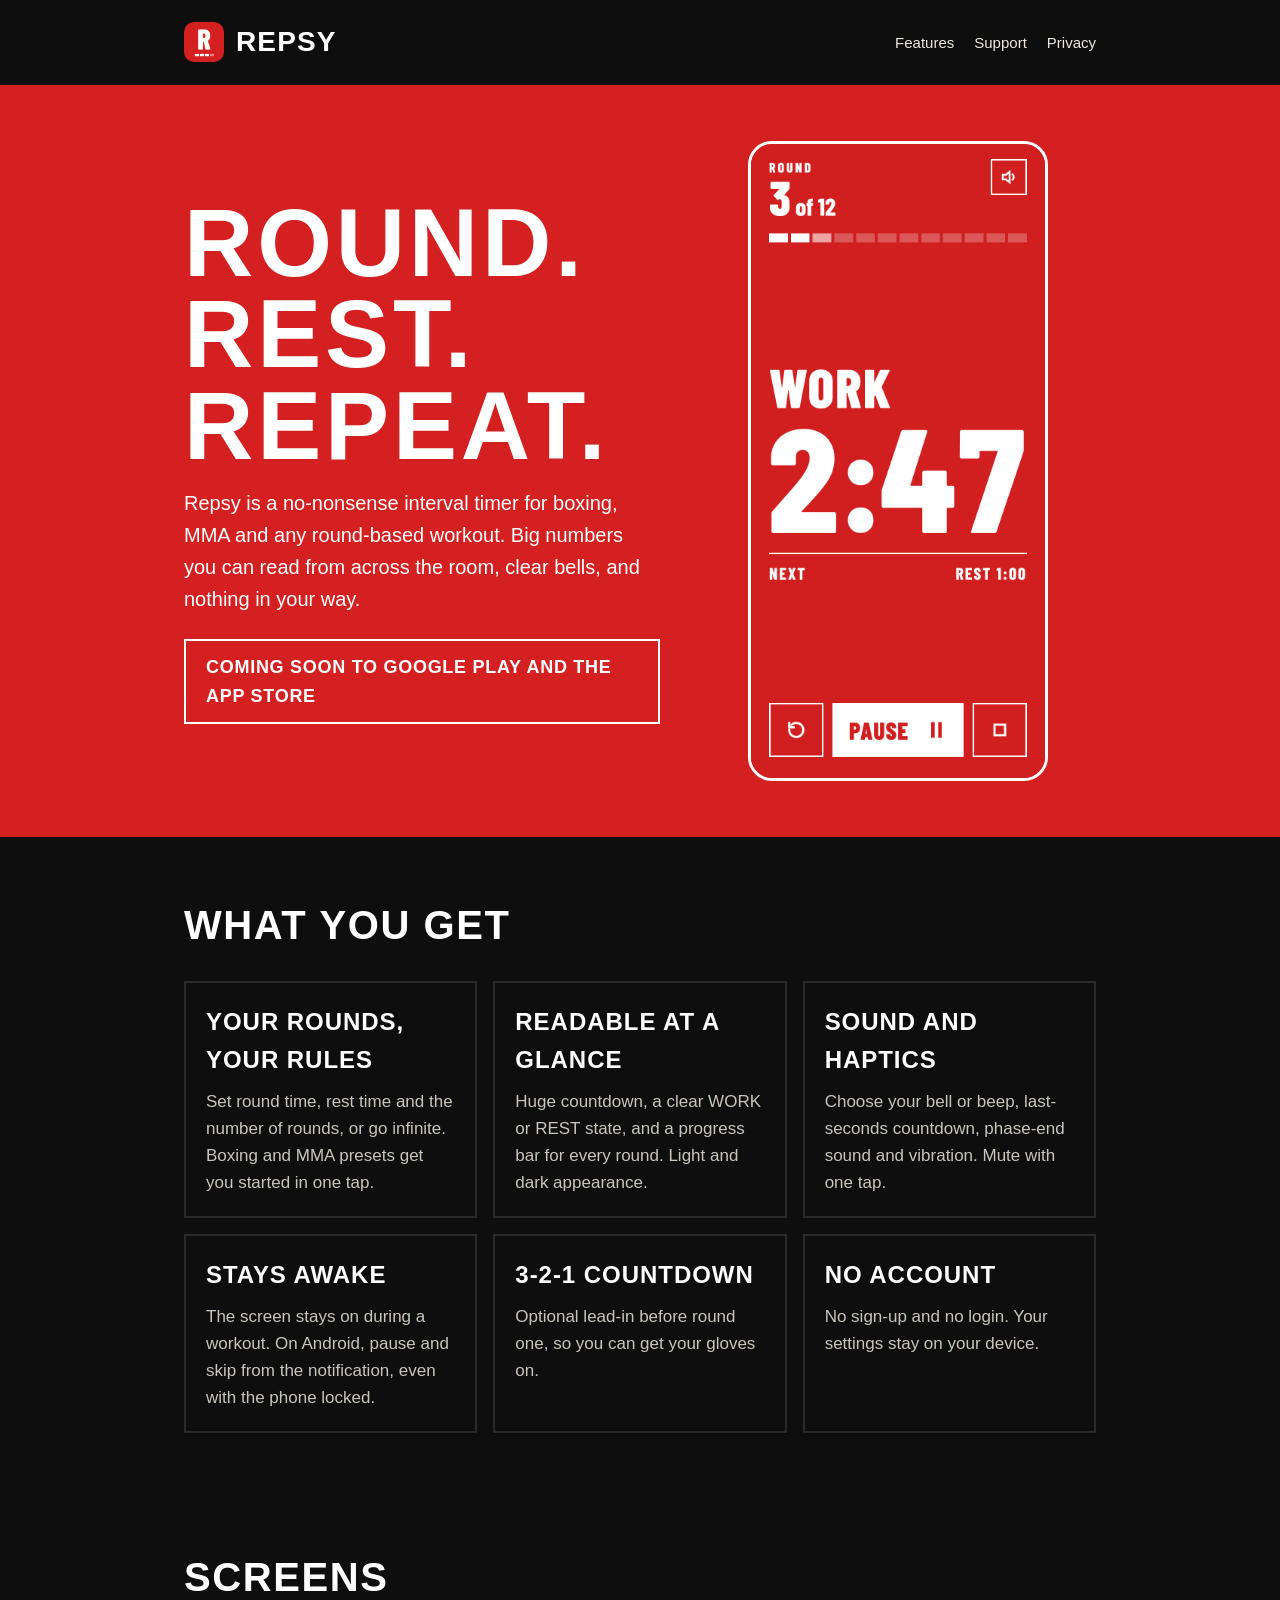
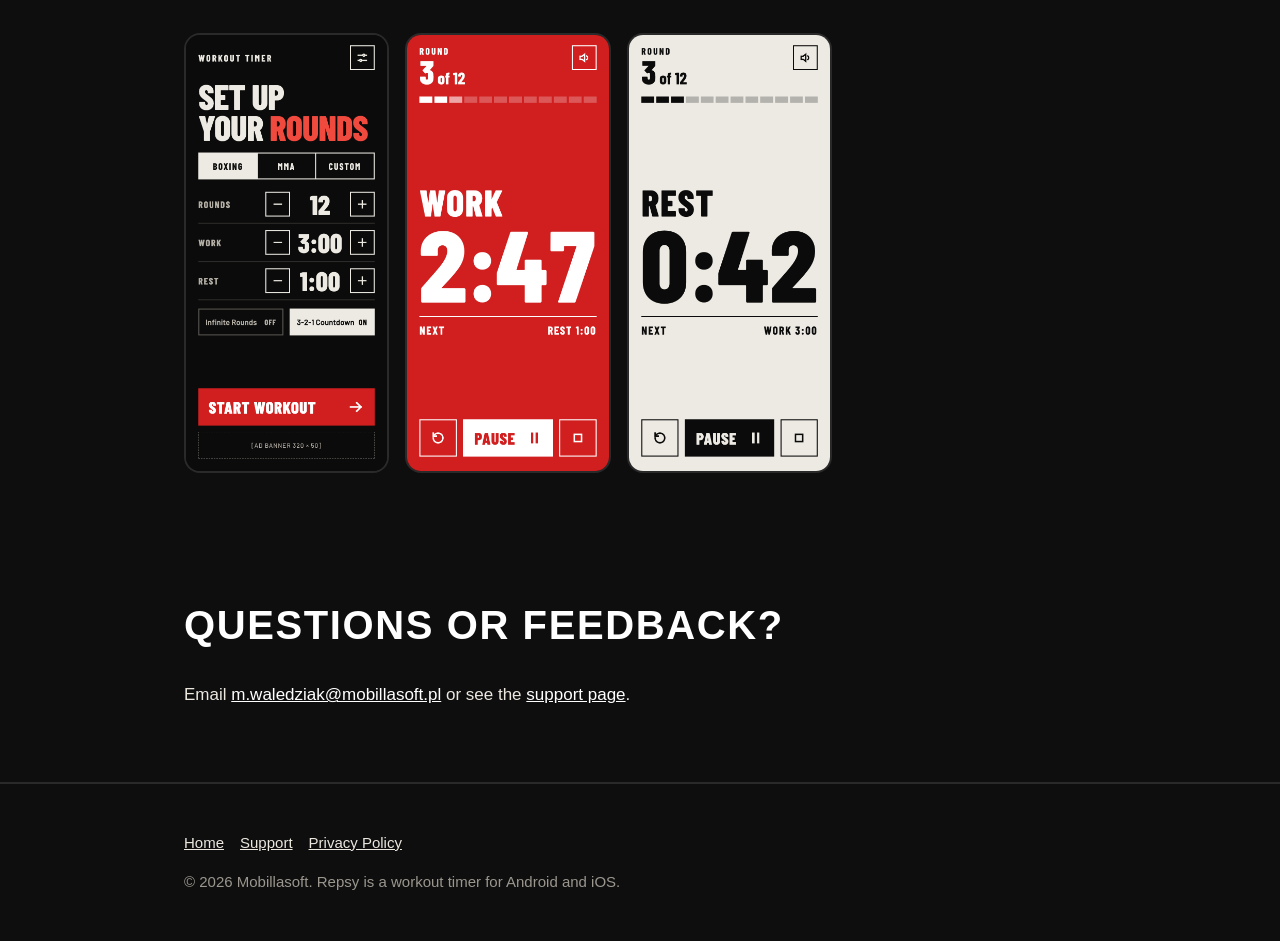
<file: index.html>
<!doctype html>
<html lang="en">
<head>
<meta charset="utf-8">
<meta name="viewport" content="width=device-width,initial-scale=1">
<title>Repsy: Workout Timer</title>
<meta name="description" content="Repsy is a boxing, MMA and interval timer for Android and iOS. Set rounds, work and rest, and train without touching your phone.">
<meta name="theme-color" content="#d42020">
<link rel="icon" href="assets/icon-512.png">
<link rel="stylesheet" href="style.css">
</head>
<body>
<div class="wrap">
<header class="site">
  <a class="brand cond" href="index.html"><img src="assets/icon-512.png" alt="" width="40" height="40">Repsy</a>
  <nav aria-label="Main"><a href="index.html#features">Features</a><a href="support.html">Support</a><a href="privacy.html">Privacy</a></nav>
</header>
</div>
<div class="hero"><div class="wrap">
  <div>
    <h1 class="cond">Round.<br>Rest.<br>Repeat.</h1>
    <p>Repsy is a no-nonsense interval timer for boxing, MMA and any round-based workout. Big numbers you can read from across the room, clear bells, and nothing in your way.</p>
    <span class="badge-soon cond">Coming soon to Google Play and the App Store</span>
  </div>
  <img class="shot" src="assets/screen-work.png" alt="Repsy timer screen showing round 3 of 12, work phase, 2 minutes 47 seconds left" width="300" height="640">
</div></div>

<div class="wrap">
<section id="features">
  <h2 class="cond">What you get</h2>
  <div class="grid">
    <div class="card"><h3 class="cond">Your rounds, your rules</h3><p>Set round time, rest time and the number of rounds, or go infinite. Boxing and MMA presets get you started in one tap.</p></div>
    <div class="card"><h3 class="cond">Readable at a glance</h3><p>Huge countdown, a clear WORK or REST state, and a progress bar for every round. Light and dark appearance.</p></div>
    <div class="card"><h3 class="cond">Sound and haptics</h3><p>Choose your bell or beep, last-seconds countdown, phase-end sound and vibration. Mute with one tap.</p></div>
    <div class="card"><h3 class="cond">Stays awake</h3><p>The screen stays on during a workout. On Android, pause and skip from the notification, even with the phone locked.</p></div>
    <div class="card"><h3 class="cond">3-2-1 countdown</h3><p>Optional lead-in before round one, so you can get your gloves on.</p></div>
    <div class="card"><h3 class="cond">No account</h3><p>No sign-up and no login. Your settings stay on your device.</p></div>
  </div>
</section>

<section>
  <h2 class="cond">Screens</h2>
  <div class="shots">
    <img src="assets/screen-setup.png" alt="Repsy setup screen with rounds, work and rest controls" height="440">
    <img src="assets/screen-work.png" alt="Repsy work phase screen" height="440">
    <img src="assets/screen-rest.png" alt="Repsy rest phase screen" height="440">
  </div>
</section>

<section>
  <h2 class="cond">Questions or feedback?</h2>
  <p>Email <a href="mailto:m.waledziak@mobillasoft.pl">m.waledziak@mobillasoft.pl</a> or see the <a href="support.html">support page</a>.</p>
</section>
</div>
<footer>
<div class="wrap">
  <p><a href="index.html">Home</a><a href="support.html">Support</a><a href="privacy.html">Privacy Policy</a></p>
  <p>&copy; 2026 Mobillasoft. Repsy is a workout timer for Android and iOS.</p>
</div>
</footer>
</body>
</html>
</file>
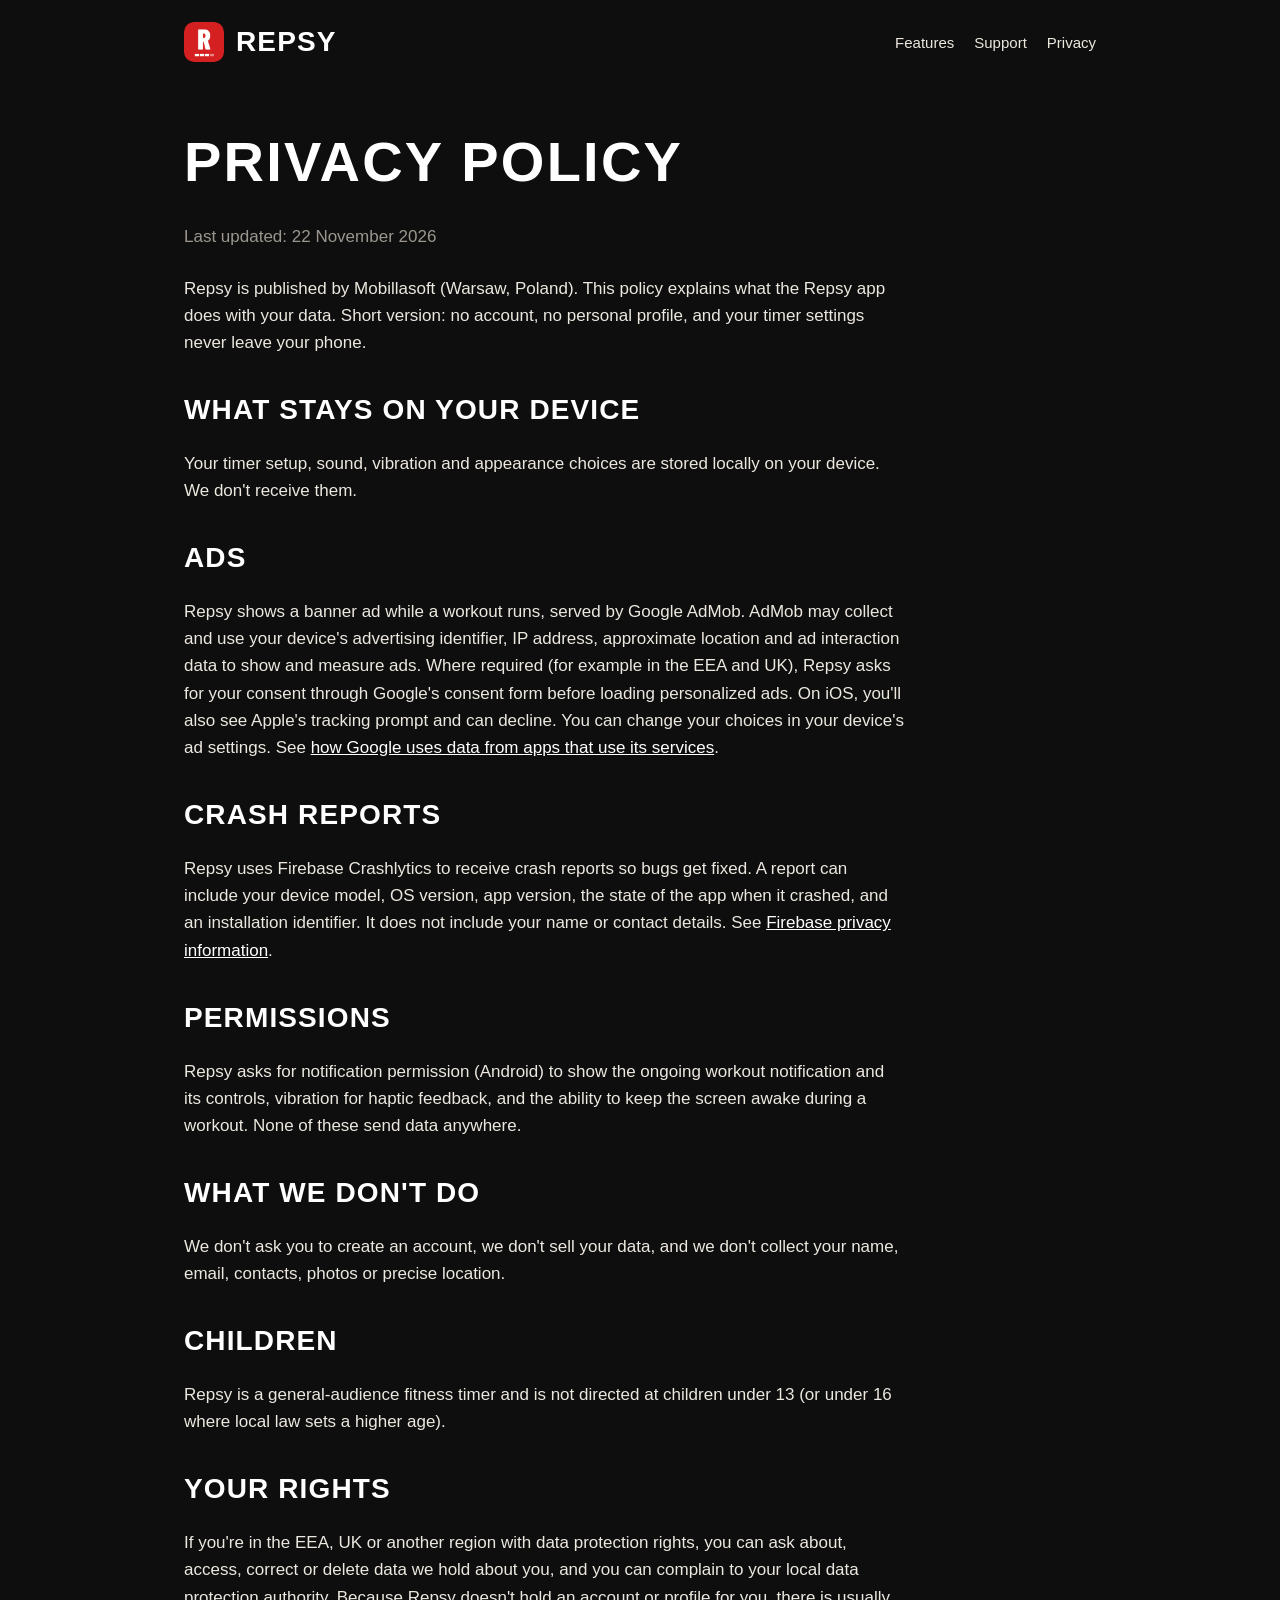
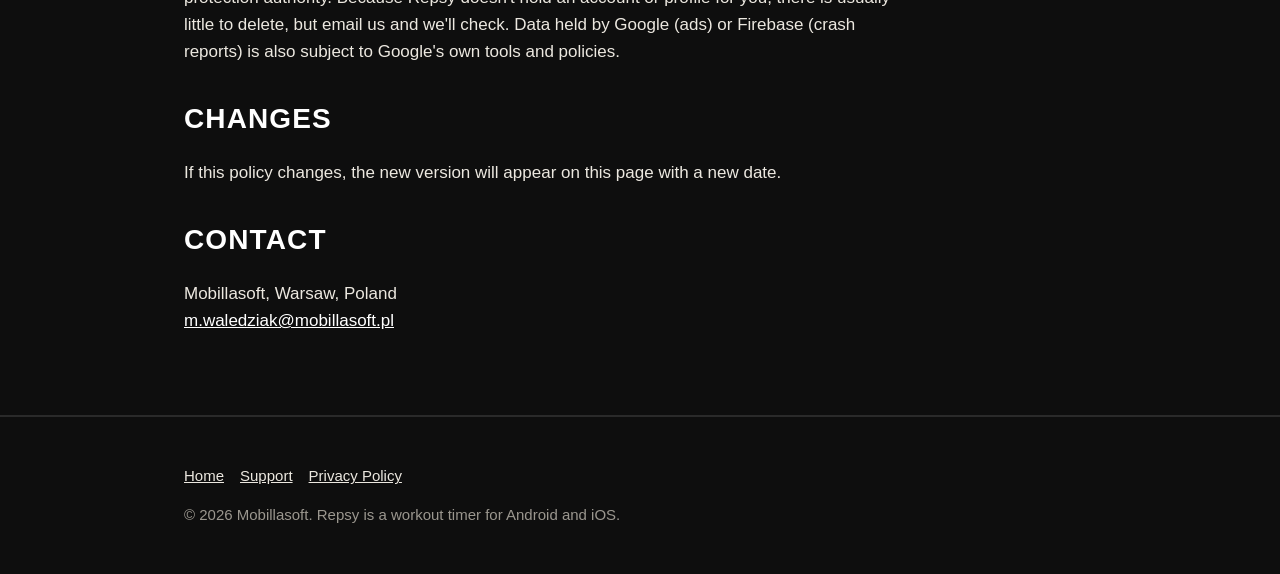
<file: privacy.html>
<!doctype html>
<html lang="en">
<head>
<meta charset="utf-8">
<meta name="viewport" content="width=device-width,initial-scale=1">
<title>Privacy Policy | Repsy</title>
<meta name="description" content="How Repsy handles your data.">
<meta name="theme-color" content="#d42020">
<link rel="icon" href="assets/icon-512.png">
<link rel="stylesheet" href="style.css">
</head>
<body>
<div class="wrap">
<header class="site">
  <a class="brand cond" href="index.html"><img src="assets/icon-512.png" alt="" width="40" height="40">Repsy</a>
  <nav aria-label="Main"><a href="index.html#features">Features</a><a href="support.html">Support</a><a href="privacy.html">Privacy</a></nav>
</header>
</div>
<div class="wrap"><main class="doc">
<h1 class="cond">Privacy Policy</h1>
<p class="updated">Last updated: 22 November 2026</p>
<p>Repsy is published by Mobillasoft (Warsaw, Poland). This policy explains what the Repsy app does with your data. Short version: no account, no personal profile, and your timer settings never leave your phone.</p>

<h2 class="cond">What stays on your device</h2>
<p>Your timer setup, sound, vibration and appearance choices are stored locally on your device. We don't receive them.</p>

<h2 class="cond">Ads</h2>
<p>Repsy shows a banner ad while a workout runs, served by Google AdMob. AdMob may collect and use your device's advertising identifier, IP address, approximate location and ad interaction data to show and measure ads. Where required (for example in the EEA and UK), Repsy asks for your consent through Google's consent form before loading personalized ads. On iOS, you'll also see Apple's tracking prompt and can decline. You can change your choices in your device's ad settings. See <a href="https://policies.google.com/technologies/partner-sites">how Google uses data from apps that use its services</a>.</p>

<h2 class="cond">Crash reports</h2>
<p>Repsy uses Firebase Crashlytics to receive crash reports so bugs get fixed. A report can include your device model, OS version, app version, the state of the app when it crashed, and an installation identifier. It does not include your name or contact details. See <a href="https://firebase.google.com/support/privacy">Firebase privacy information</a>.</p>

<h2 class="cond">Permissions</h2>
<p>Repsy asks for notification permission (Android) to show the ongoing workout notification and its controls, vibration for haptic feedback, and the ability to keep the screen awake during a workout. None of these send data anywhere.</p>

<h2 class="cond">What we don't do</h2>
<p>We don't ask you to create an account, we don't sell your data, and we don't collect your name, email, contacts, photos or precise location.</p>

<h2 class="cond">Children</h2>
<p>Repsy is a general-audience fitness timer and is not directed at children under 13 (or under 16 where local law sets a higher age).</p>

<h2 class="cond">Your rights</h2>
<p>If you're in the EEA, UK or another region with data protection rights, you can ask about, access, correct or delete data we hold about you, and you can complain to your local data protection authority. Because Repsy doesn't hold an account or profile for you, there is usually little to delete, but email us and we'll check. Data held by Google (ads) or Firebase (crash reports) is also subject to Google's own tools and policies.</p>

<h2 class="cond">Changes</h2>
<p>If this policy changes, the new version will appear on this page with a new date.</p>

<h2 class="cond">Contact</h2>
<p>Mobillasoft, Warsaw, Poland<br><a href="mailto:m.waledziak@mobillasoft.pl">m.waledziak@mobillasoft.pl</a></p>
</main></div>
<footer>
<div class="wrap">
  <p><a href="index.html">Home</a><a href="support.html">Support</a><a href="privacy.html">Privacy Policy</a></p>
  <p>&copy; 2026 Mobillasoft. Repsy is a workout timer for Android and iOS.</p>
</div>
</footer>
</body>
</html>
</file>
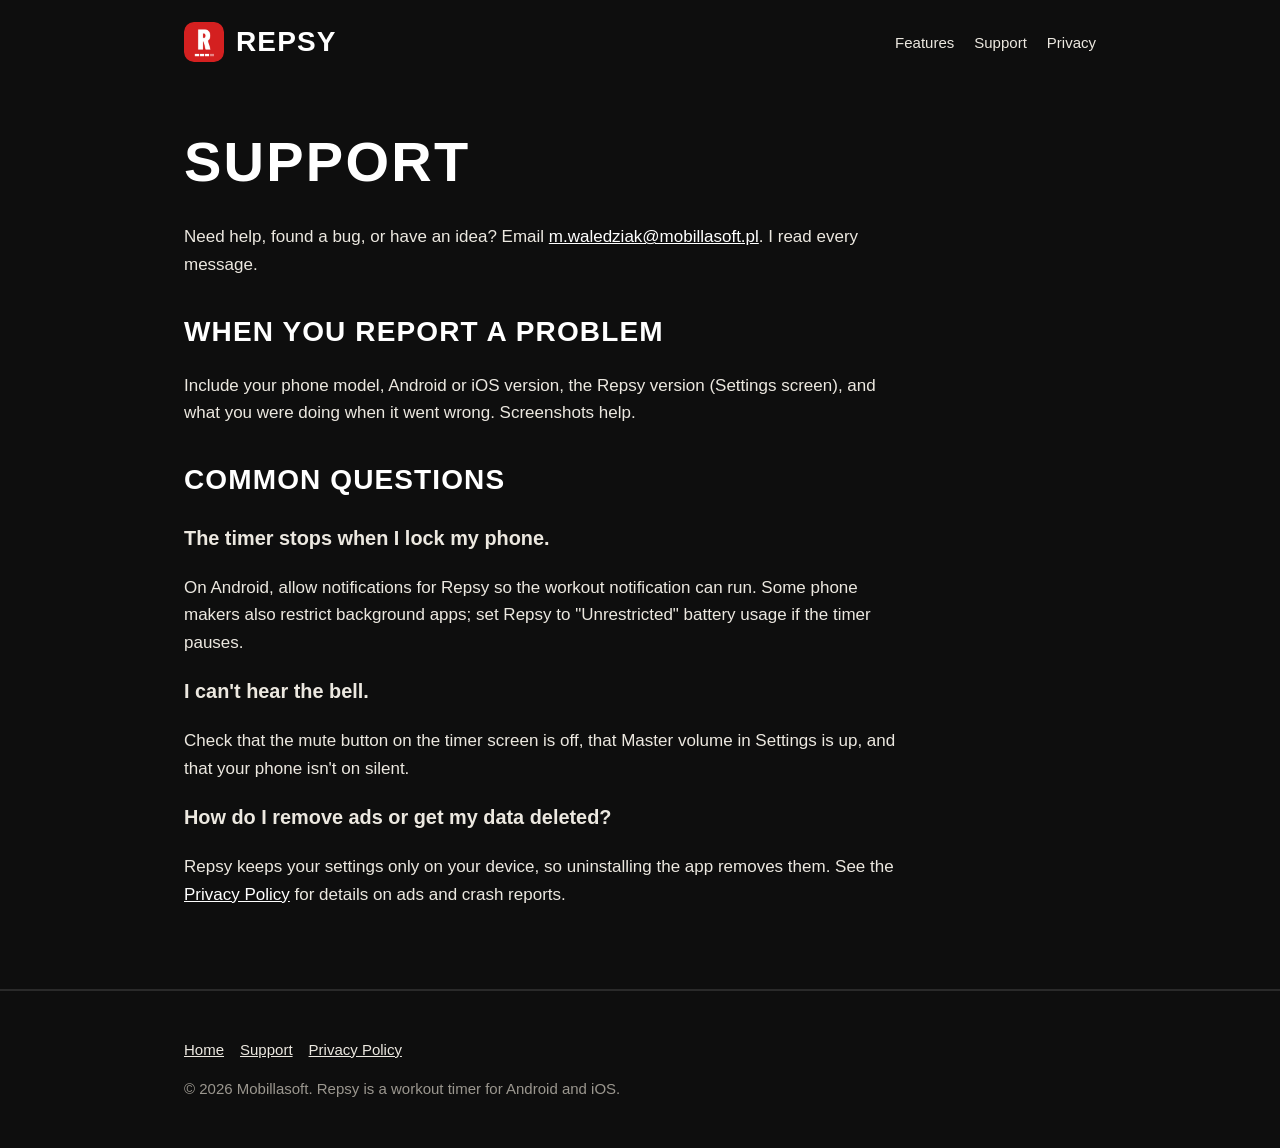
<file: support.html>
<!doctype html>
<html lang="en">
<head>
<meta charset="utf-8">
<meta name="viewport" content="width=device-width,initial-scale=1">
<title>Support | Repsy</title>
<meta name="description" content="Get help with Repsy, the workout timer for Android and iOS.">
<meta name="theme-color" content="#d42020">
<link rel="icon" href="assets/icon-512.png">
<link rel="stylesheet" href="style.css">
</head>
<body>
<div class="wrap">
<header class="site">
  <a class="brand cond" href="index.html"><img src="assets/icon-512.png" alt="" width="40" height="40">Repsy</a>
  <nav aria-label="Main"><a href="index.html#features">Features</a><a href="support.html">Support</a><a href="privacy.html">Privacy</a></nav>
</header>
</div>
<div class="wrap"><main class="doc">
<h1 class="cond">Support</h1>
<p>Need help, found a bug, or have an idea? Email <a href="mailto:m.waledziak@mobillasoft.pl?subject=Repsy%20support">m.waledziak@mobillasoft.pl</a>. I read every message.</p>
<h2 class="cond">When you report a problem</h2>
<p>Include your phone model, Android or iOS version, the Repsy version (Settings screen), and what you were doing when it went wrong. Screenshots help.</p>
<h2 class="cond">Common questions</h2>
<h3>The timer stops when I lock my phone.</h3>
<p>On Android, allow notifications for Repsy so the workout notification can run. Some phone makers also restrict background apps; set Repsy to "Unrestricted" battery usage if the timer pauses.</p>
<h3>I can't hear the bell.</h3>
<p>Check that the mute button on the timer screen is off, that Master volume in Settings is up, and that your phone isn't on silent.</p>
<h3>How do I remove ads or get my data deleted?</h3>
<p>Repsy keeps your settings only on your device, so uninstalling the app removes them. See the <a href="privacy.html">Privacy Policy</a> for details on ads and crash reports.</p>
</main></div>
<footer>
<div class="wrap">
  <p><a href="index.html">Home</a><a href="support.html">Support</a><a href="privacy.html">Privacy Policy</a></p>
  <p>&copy; 2026 Mobillasoft. Repsy is a workout timer for Android and iOS.</p>
</div>
</footer>
</body>
</html>
</file>
<file: style.css>
:root{--ink:#0e0e0e;--bone:#ece8e0;--red:#d42020;--white:#fff}
*{box-sizing:border-box}
html{scroll-behavior:smooth}
body{margin:0;background:var(--ink);color:var(--bone);font:17px/1.6 -apple-system,BlinkMacSystemFont,"Segoe UI",Roboto,Helvetica,Arial,sans-serif}
a{color:var(--white)}
.wrap{max-width:960px;margin:0 auto;padding:0 24px}
.cond{font-family:"Barlow Condensed","Arial Narrow","Helvetica Neue Condensed",Impact,sans-serif;text-transform:uppercase;letter-spacing:.04em}
header.site{display:flex;align-items:center;justify-content:space-between;padding:20px 0}
header.site a.brand{display:flex;align-items:center;gap:12px;text-decoration:none;color:var(--white);font-size:28px;font-weight:800}
header.site img{width:40px;height:40px;border-radius:10px}
nav a{margin-left:20px;text-decoration:none;color:var(--bone);font-size:15px}
nav a:hover{color:var(--white);text-decoration:underline}
.hero{background:var(--red);color:var(--white)}
.hero .wrap{display:grid;grid-template-columns:1.2fr 1fr;gap:40px;align-items:center;padding-top:56px;padding-bottom:56px}
.hero h1{font-size:clamp(48px,9vw,96px);line-height:.95;margin:0 0 16px;font-weight:800}
.hero p{font-size:20px;max-width:30em;margin:0 0 24px}
.hero img.shot{width:100%;max-width:300px;justify-self:center;border:3px solid var(--white);border-radius:24px}
.btn{display:inline-block;background:var(--white);color:var(--red);padding:14px 24px;font-weight:800;font-size:20px;text-decoration:none;border:2px solid var(--white)}
.btn.ghost{background:transparent;color:var(--white);margin-left:8px}
.badge-soon{display:inline-block;border:2px solid var(--white);padding:12px 20px;font-size:18px;font-weight:700}
section{padding:56px 0}
section h2{font-size:40px;margin:0 0 24px;color:var(--white);font-weight:800}
.grid{display:grid;grid-template-columns:repeat(auto-fit,minmax(240px,1fr));gap:16px}
.card{border:2px solid #2a2a2a;padding:20px}
.card h3{margin:0 0 8px;color:var(--white);font-size:24px}
.card p{margin:0;color:#c9c5bd}
.shots{display:flex;gap:16px;overflow-x:auto;padding-bottom:8px}
.shots img{height:440px;border:2px solid #2a2a2a;border-radius:16px}
footer{border-top:2px solid #2a2a2a;padding:32px 0;color:#9b978f;font-size:15px}
footer a{color:var(--bone);margin-right:16px}
main.doc{padding:32px 0 64px;max-width:720px}
main.doc h1{font-size:56px;margin:0 0 8px;color:var(--white);font-weight:800}
main.doc h2{font-size:28px;margin:32px 0 8px;color:var(--white)}
main.doc .updated{color:#9b978f;margin-bottom:24px}
:focus-visible{outline:3px solid var(--white);outline-offset:3px}
@media(max-width:720px){.hero .wrap{grid-template-columns:1fr}.hero img.shot{max-width:220px}nav a{margin-left:12px}}
</file>
